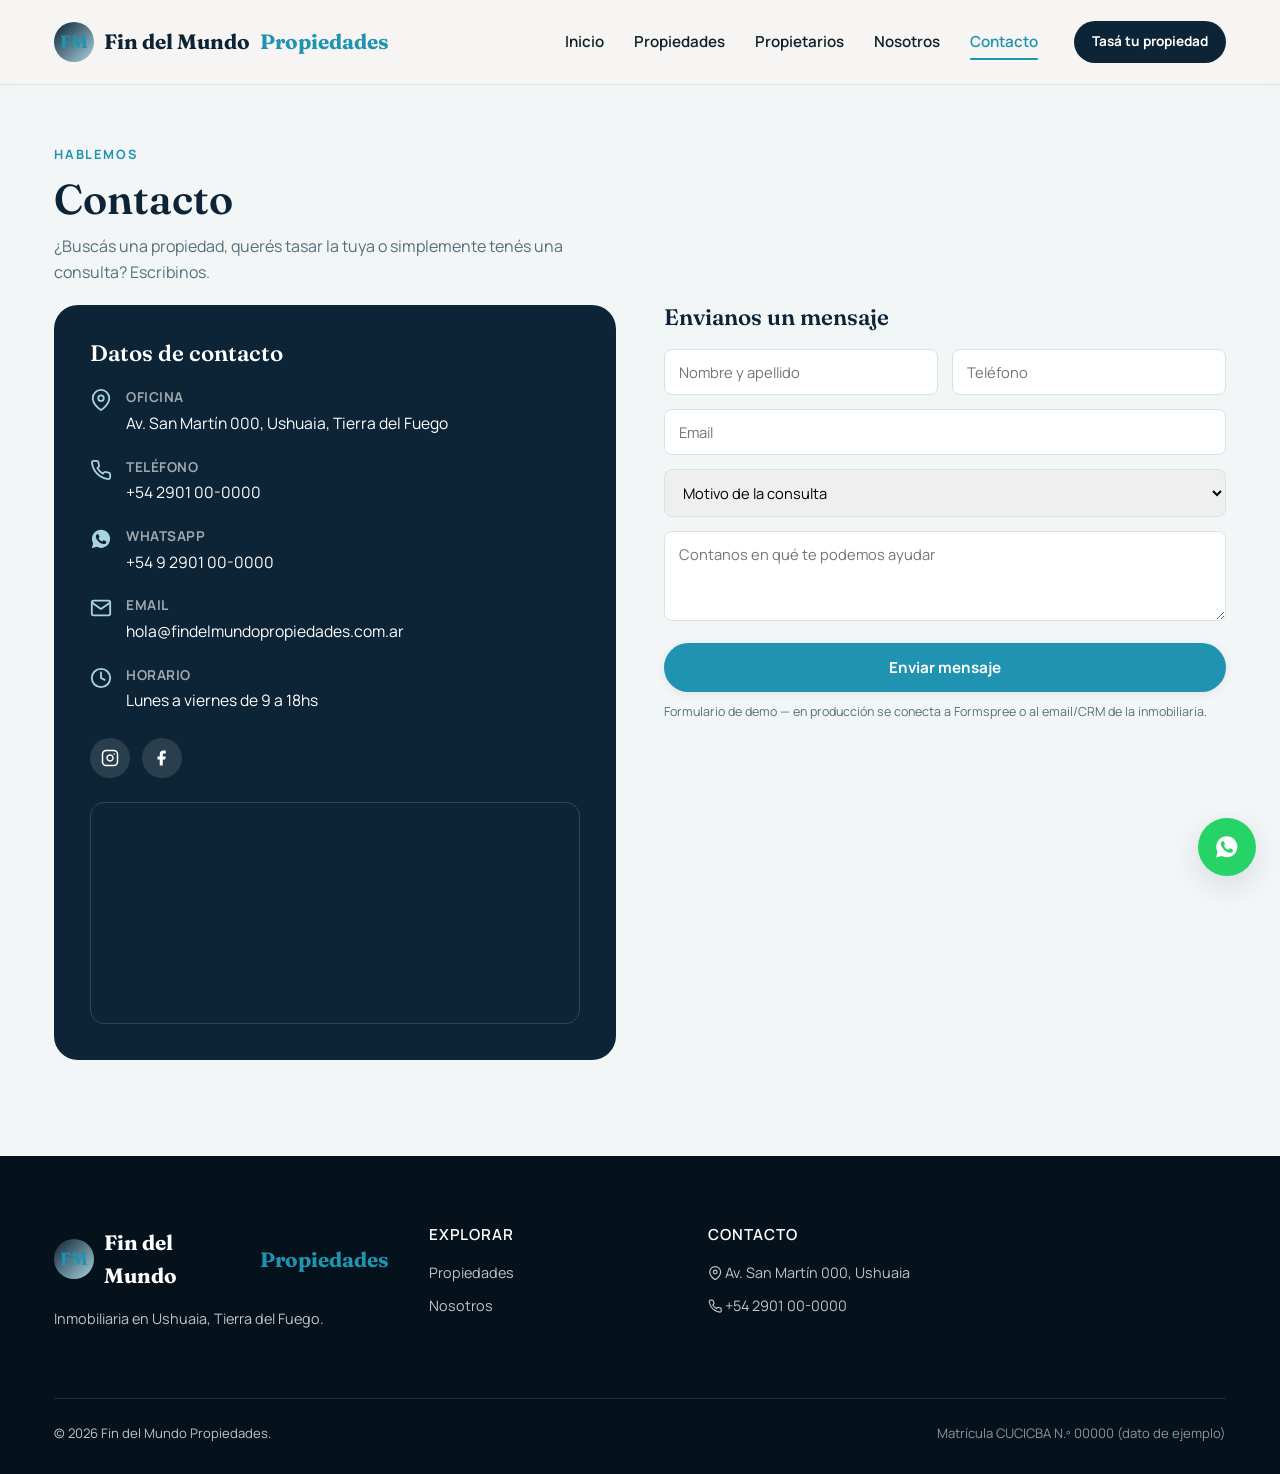
<file: contacto.html>
<!DOCTYPE html>
<html lang="es-AR">
<head>
<meta charset="UTF-8">
<meta name="viewport" content="width=device-width, initial-scale=1.0">
<title>Contacto | Fin del Mundo Propiedades</title>
<meta name="description" content="Contactate con Fin del Mundo Propiedades en Ushuaia por WhatsApp, teléfono, email o formulario.">
<link rel="preconnect" href="https://fonts.googleapis.com">
<link rel="preconnect" href="https://fonts.gstatic.com" crossorigin>
<link rel="preconnect" href="https://images.unsplash.com">
<link href="https://fonts.googleapis.com/css2?family=Fraunces:ital,wght@0,600;0,700;1,600&family=Manrope:wght@400;600;700&display=swap" rel="stylesheet">
<link rel="stylesheet" href="css/styles.css">
</head>
<body>

<header class="header">
  <div class="container">
    <a href="index.html" class="logo"><span class="logo-mark">FM</span>Fin del Mundo <span>Propiedades</span></a>
    <nav class="nav">
      <ul>
        <li><a href="index.html">Inicio</a></li>
        <li><a href="propiedades.html">Propiedades</a></li>
        <li><a href="propietarios.html">Propietarios</a></li>
        <li><a href="nosotros.html">Nosotros</a></li>
        <li><a href="contacto.html" class="active">Contacto</a></li>
      </ul>
      <div class="nav-actions">
        <a href="propietarios.html" class="btn btn--dark btn--sm">Tasá tu propiedad</a>
      </div>
    </nav>
    <button class="menu-toggle" aria-label="Abrir menú"><span></span><span></span><span></span></button>
  </div>
</header>

<main>
<section class="page-intro">
  <div class="container">
    <span class="eyebrow">Hablemos</span>
    <h1>Contacto</h1>
    <p>¿Buscás una propiedad, querés tasar la tuya o simplemente tenés una consulta? Escribinos.</p>
  </div>
</section>

<section class="section section--no-top">
  <div class="container contact-layout">

    <div class="contact-info-card reveal">
      <h2>Datos de contacto</h2>
      <div class="contact-info-item">
        <span class="icon"><svg class="icon-inline" viewBox="0 0 24 24" fill="none" stroke="currentColor" stroke-width="2" stroke-linecap="round" stroke-linejoin="round" aria-hidden="true"><path d="M21 10c0 7-9 13-9 13s-9-6-9-13a9 9 0 0 1 18 0z"/><circle cx="12" cy="10" r="3"/></svg></span>
        <div><strong>Oficina</strong><span>Av. San Martín 000, Ushuaia, Tierra del Fuego</span></div>
      </div>
      <div class="contact-info-item">
        <span class="icon"><svg class="icon-inline" viewBox="0 0 24 24" fill="none" stroke="currentColor" stroke-width="2" stroke-linecap="round" stroke-linejoin="round" aria-hidden="true"><path d="M22 16.92v3a2 2 0 0 1-2.18 2 19.79 19.79 0 0 1-8.63-3.07 19.5 19.5 0 0 1-6-6 19.79 19.79 0 0 1-3.07-8.67A2 2 0 0 1 4.11 2h3a2 2 0 0 1 2 1.72c.13.96.36 1.9.7 2.81a2 2 0 0 1-.45 2.11L8.09 9.91a16 16 0 0 0 6 6l1.27-1.27a2 2 0 0 1 2.11-.45c.91.34 1.85.57 2.81.7A2 2 0 0 1 22 16.92z"/></svg></span>
        <div><strong>Teléfono</strong><a href="tel:+542901000000">+54 2901 00-0000</a></div>
      </div>
      <div class="contact-info-item">
        <span class="icon"><svg class="icon-inline" viewBox="0 0 24 24" fill="currentColor" aria-hidden="true"><path d="M12.04 2C6.58 2 2.13 6.45 2.13 11.91c0 1.75.46 3.39 1.26 4.81L2 22l5.41-1.42a9.9 9.9 0 0 0 4.63 1.18h.01c5.46 0 9.9-4.45 9.9-9.9C21.95 6.45 17.5 2 12.04 2zm5.8 14.14c-.24.68-1.4 1.32-1.93 1.4-.5.08-1.12.11-1.8-.11-.42-.13-.96-.31-1.65-.6-2.9-1.25-4.8-4.17-4.94-4.36-.14-.19-1.18-1.57-1.18-3 0-1.42.75-2.12 1.02-2.41.26-.28.57-.36.76-.36.19 0 .38 0 .55.01.18.01.41-.07.64.49.24.58.81 2 .88 2.15.07.14.11.31.02.5-.09.19-.14.31-.28.48-.14.16-.29.36-.42.48-.14.13-.28.28-.12.55.16.28.71 1.17 1.53 1.89 1.05.94 1.94 1.23 2.21 1.37.28.14.44.12.6-.07.16-.19.68-.79.87-1.06.19-.28.37-.23.62-.14.26.1 1.63.77 1.9.91.28.14.46.21.53.33.07.12.07.68-.17 1.36z"/></svg></span>
        <div><strong>WhatsApp</strong><a href="#" class="js-wa-link">+54 9 2901 00-0000</a></div>
      </div>
      <div class="contact-info-item">
        <span class="icon"><svg class="icon-inline" viewBox="0 0 24 24" fill="none" stroke="currentColor" stroke-width="2" stroke-linecap="round" stroke-linejoin="round" aria-hidden="true"><path d="M4 4h16c1.1 0 2 .9 2 2v12c0 1.1-.9 2-2 2H4c-1.1 0-2-.9-2-2V6c0-1.1.9-2 2-2z"/><polyline points="22,6 12,13 2,6"/></svg></span>
        <div><strong>Email</strong><a href="mailto:hola@findelmundopropiedades.com.ar">hola@findelmundopropiedades.com.ar</a></div>
      </div>
      <div class="contact-info-item">
        <span class="icon"><svg class="icon-inline" viewBox="0 0 24 24" fill="none" stroke="currentColor" stroke-width="2" stroke-linecap="round" stroke-linejoin="round" aria-hidden="true"><circle cx="12" cy="12" r="10"/><polyline points="12 6 12 12 16 14"/></svg></span>
        <div><strong>Horario</strong><span>Lunes a viernes de 9 a 18hs</span></div>
      </div>
      <div class="social-row">
        <a href="#" aria-label="Instagram"><svg class="icon-inline" viewBox="0 0 24 24" fill="none" stroke="currentColor" stroke-width="2" stroke-linecap="round" stroke-linejoin="round" aria-hidden="true"><rect x="2" y="2" width="20" height="20" rx="5" ry="5"/><path d="M16 11.37A4 4 0 1 1 12.63 8 4 4 0 0 1 16 11.37z"/><line x1="17.5" y1="6.5" x2="17.51" y2="6.5"/></svg></a>
        <a href="#" aria-label="Facebook"><svg class="icon-inline" viewBox="0 0 24 24" fill="currentColor" aria-hidden="true"><path d="M17 2h-3a5 5 0 0 0-5 5v3H6v4h3v8h4v-8h3.2l.8-4H13V7a1 1 0 0 1 1-1h3z"/></svg></a>
      </div>
      <div class="map-embed">
        <iframe src="https://maps.google.com/maps?q=Ushuaia,Tierra%20del%20Fuego&z=13&output=embed" width="100%" height="220" loading="lazy" referrerpolicy="no-referrer-when-downgrade" title="Ubicación de la oficina en el mapa"></iframe>
      </div>
    </div>

    <div class="reveal">
      <h2 class="contact-form-head">Envianos un mensaje</h2>
      <form id="contact-form" class="form-grid">
        <input type="text" placeholder="Nombre y apellido" required>
        <input type="tel" placeholder="Teléfono" required>
        <div class="field-full">
          <input type="email" placeholder="Email" required>
        </div>
        <div class="field-full">
          <select>
            <option value="">Motivo de la consulta</option>
            <option>Quiero comprar una propiedad</option>
            <option>Quiero alquilar una propiedad</option>
            <option>Quiero vender/alquilar mi propiedad</option>
            <option>Otra consulta</option>
          </select>
        </div>
        <div class="field-full">
          <textarea placeholder="Contanos en qué te podemos ayudar" required></textarea>
        </div>
        <div class="field-full">
          <button type="submit" class="btn btn--primary btn--block">Enviar mensaje</button>
          <p class="form-note">Formulario de demo — en producción se conecta a Formspree o al email/CRM de la inmobiliaria.</p>
        </div>
      </form>
    </div>

  </div>
</section>
</main>

<footer class="footer">
  <div class="container">
    <div class="footer-grid">
      <div>
        <a href="index.html" class="logo"><span class="logo-mark">FM</span>Fin del Mundo <span>Propiedades</span></a>
        <p>Inmobiliaria en Ushuaia, Tierra del Fuego.</p>
      </div>
      <div>
        <h4>Explorar</h4>
        <ul>
          <li><a href="propiedades.html">Propiedades</a></li>
          <li><a href="nosotros.html">Nosotros</a></li>
        </ul>
      </div>
      <div>
        <h4>Contacto</h4>
        <ul>
          <li><svg class="icon-inline" viewBox="0 0 24 24" fill="none" stroke="currentColor" stroke-width="2" stroke-linecap="round" stroke-linejoin="round" aria-hidden="true"><path d="M21 10c0 7-9 13-9 13s-9-6-9-13a9 9 0 0 1 18 0z"/><circle cx="12" cy="10" r="3"/></svg> Av. San Martín 000, Ushuaia</li>
          <li><svg class="icon-inline" viewBox="0 0 24 24" fill="none" stroke="currentColor" stroke-width="2" stroke-linecap="round" stroke-linejoin="round" aria-hidden="true"><path d="M22 16.92v3a2 2 0 0 1-2.18 2 19.79 19.79 0 0 1-8.63-3.07 19.5 19.5 0 0 1-6-6 19.79 19.79 0 0 1-3.07-8.67A2 2 0 0 1 4.11 2h3a2 2 0 0 1 2 1.72c.13.96.36 1.9.7 2.81a2 2 0 0 1-.45 2.11L8.09 9.91a16 16 0 0 0 6 6l1.27-1.27a2 2 0 0 1 2.11-.45c.91.34 1.85.57 2.81.7A2 2 0 0 1 22 16.92z"/></svg> +54 2901 00-0000</li>
        </ul>
      </div>
    </div>
    <div class="footer-bottom">
      <span>© 2026 Fin del Mundo Propiedades.</span>
      <span class="footer-matricula">Matrícula CUCICBA N.º 00000 (dato de ejemplo)</span>
    </div>
  </div>
</footer>

<a href="#" class="wa-float" aria-label="Escribinos por WhatsApp"><svg class="icon-inline" viewBox="0 0 24 24" fill="currentColor" aria-hidden="true"><path d="M12.04 2C6.58 2 2.13 6.45 2.13 11.91c0 1.75.46 3.39 1.26 4.81L2 22l5.41-1.42a9.9 9.9 0 0 0 4.63 1.18h.01c5.46 0 9.9-4.45 9.9-9.9C21.95 6.45 17.5 2 12.04 2zm5.8 14.14c-.24.68-1.4 1.32-1.93 1.4-.5.08-1.12.11-1.8-.11-.42-.13-.96-.31-1.65-.6-2.9-1.25-4.8-4.17-4.94-4.36-.14-.19-1.18-1.57-1.18-3 0-1.42.75-2.12 1.02-2.41.26-.28.57-.36.76-.36.19 0 .38 0 .55.01.18.01.41-.07.64.49.24.58.81 2 .88 2.15.07.14.11.31.02.5-.09.19-.14.31-.28.48-.14.16-.29.36-.42.48-.14.13-.28.28-.12.55.16.28.71 1.17 1.53 1.89 1.05.94 1.94 1.23 2.21 1.37.28.14.44.12.6-.07.16-.19.68-.79.87-1.06.19-.28.37-.23.62-.14.26.1 1.63.77 1.9.91.28.14.46.21.53.33.07.12.07.68-.17 1.36z"/></svg></a>

<script src="js/data.js"></script>
<script src="js/script.js"></script>
</body>
</html>
</file>
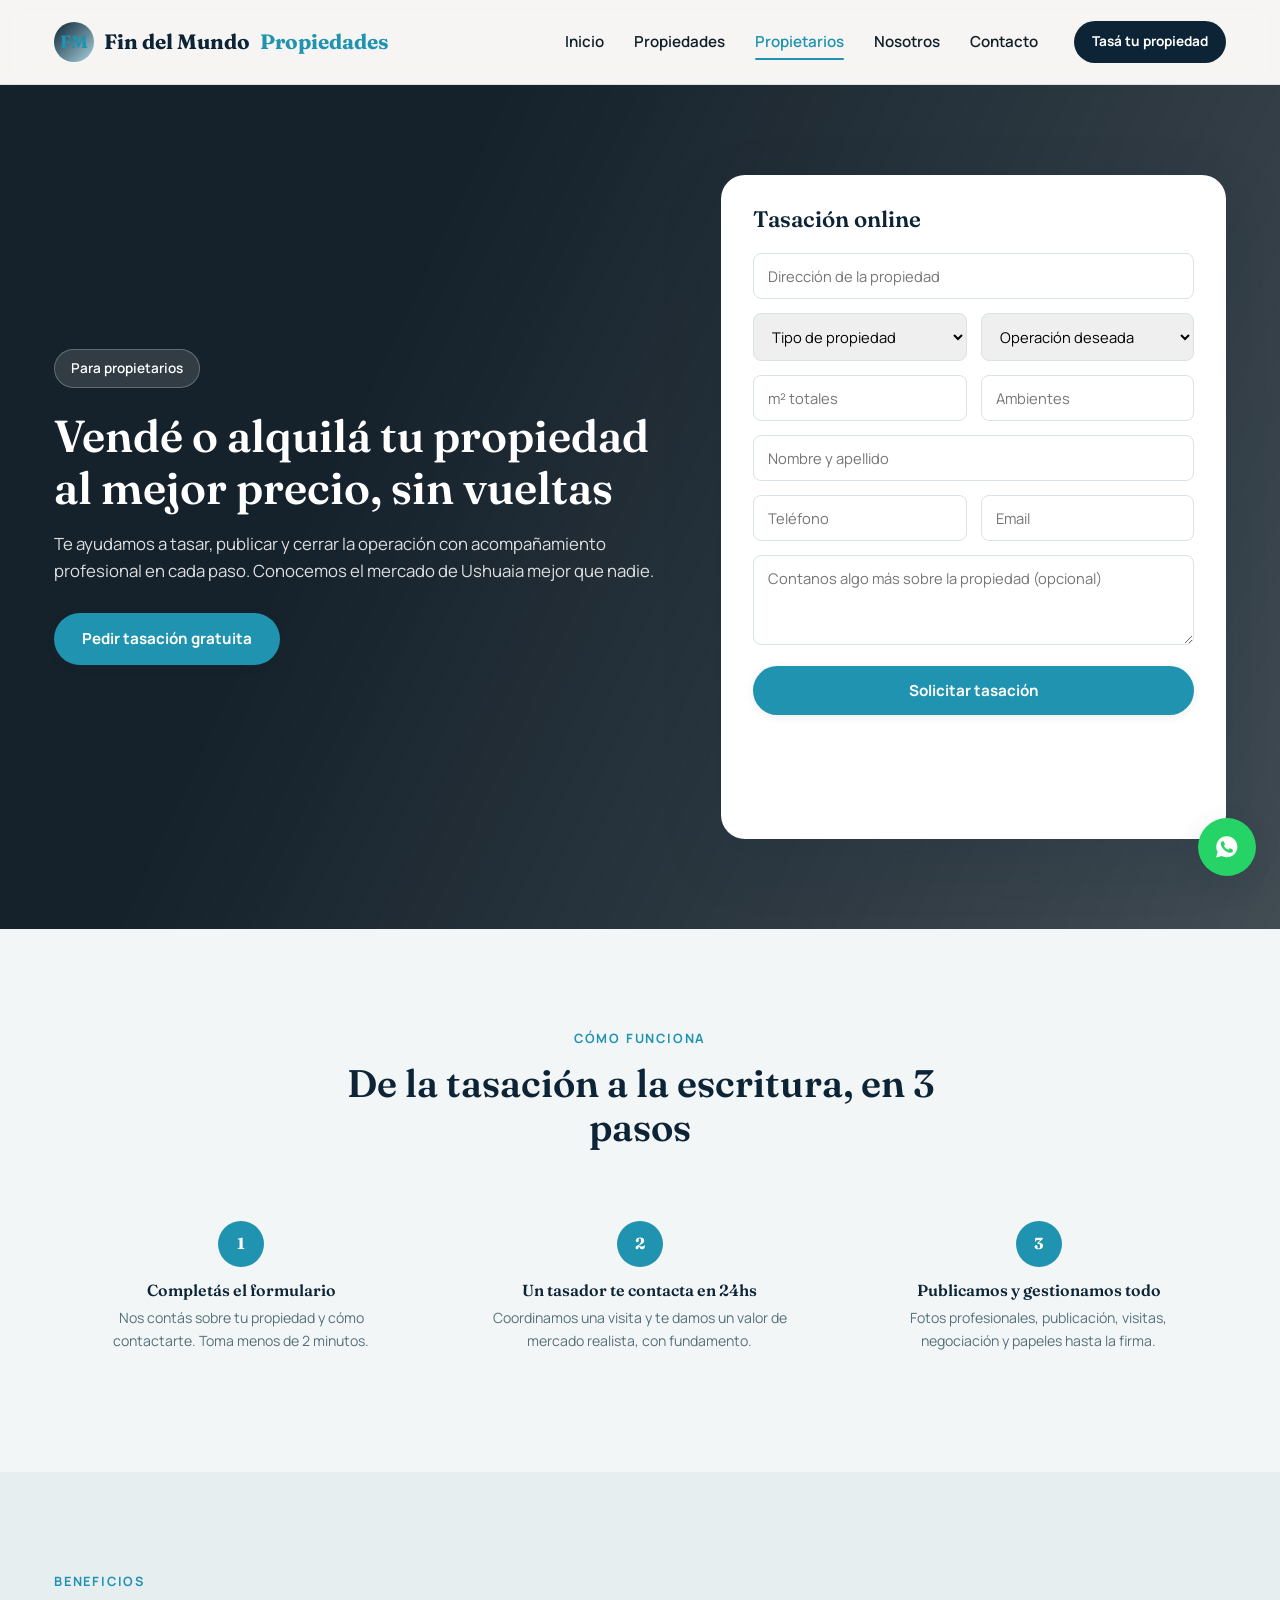
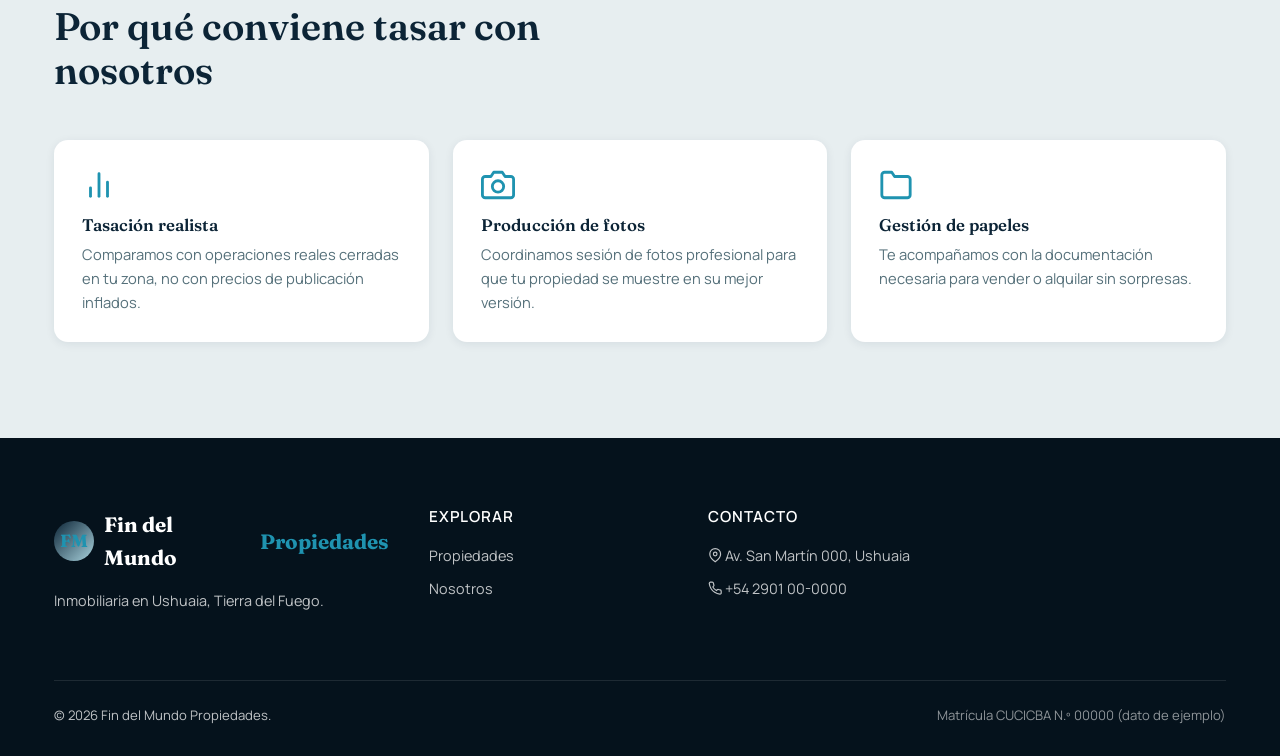
<file: propietarios.html>
<!DOCTYPE html>
<html lang="es-AR">
<head>
<meta charset="UTF-8">
<meta name="viewport" content="width=device-width, initial-scale=1.0">
<title>Vendé o alquilá tu propiedad | Fin del Mundo Propiedades</title>
<meta name="description" content="Tasación online gratuita en Ushuaia. Vendé o alquilá tu propiedad con acompañamiento de principio a fin.">
<link rel="preconnect" href="https://fonts.googleapis.com">
<link rel="preconnect" href="https://fonts.gstatic.com" crossorigin>
<link rel="preconnect" href="https://images.unsplash.com">
<link href="https://fonts.googleapis.com/css2?family=Fraunces:ital,wght@0,600;0,700;1,600&family=Manrope:wght@400;600;700&display=swap" rel="stylesheet">
<link rel="stylesheet" href="css/styles.css">
</head>
<body>

<header class="header">
  <div class="container">
    <a href="index.html" class="logo"><span class="logo-mark">FM</span>Fin del Mundo <span>Propiedades</span></a>
    <nav class="nav">
      <ul>
        <li><a href="index.html">Inicio</a></li>
        <li><a href="propiedades.html">Propiedades</a></li>
        <li><a href="propietarios.html" class="active">Propietarios</a></li>
        <li><a href="nosotros.html">Nosotros</a></li>
        <li><a href="contacto.html">Contacto</a></li>
      </ul>
      <div class="nav-actions">
        <a href="propietarios.html" class="btn btn--dark btn--sm">Tasá tu propiedad</a>
      </div>
    </nav>
    <button class="menu-toggle" aria-label="Abrir menú"><span></span><span></span><span></span></button>
  </div>
</header>

<main>
<section class="owners-hero">
  <div class="container">
    <div>
      <span class="hero-eyebrow">Para propietarios</span>
      <h1>Vendé o alquilá tu propiedad al mejor precio, sin vueltas</h1>
      <p>Te ayudamos a tasar, publicar y cerrar la operación con acompañamiento profesional en cada paso. Conocemos el mercado de Ushuaia mejor que nadie.</p>
      <a href="#form-tasacion" class="btn btn--primary">Pedir tasación gratuita</a>
    </div>
    <div class="owners-form-card" id="form-tasacion">
      <h2>Tasación online</h2>
      <form id="owners-form">
        <div class="form-grid">
          <div class="field-full">
            <input type="text" placeholder="Dirección de la propiedad" required>
          </div>
          <select required>
            <option value="">Tipo de propiedad</option>
            <option>Casa</option>
            <option>Departamento</option>
            <option>PH</option>
            <option>Terreno</option>
          </select>
          <select required>
            <option value="">Operación deseada</option>
            <option>Vender</option>
            <option>Alquilar</option>
            <option>Todavía no sé</option>
          </select>
          <input type="number" placeholder="m² totales">
          <input type="number" placeholder="Ambientes">
          <div class="field-full">
            <input type="text" placeholder="Nombre y apellido" required>
          </div>
          <input type="tel" placeholder="Teléfono" required>
          <input type="email" placeholder="Email" required>
          <div class="field-full">
            <textarea placeholder="Contanos algo más sobre la propiedad (opcional)"></textarea>
          </div>
        </div>
        <button type="submit" class="btn btn--primary btn--block">Solicitar tasación</button>
        <p class="form-note">Formulario de demo — no se envían datos reales. En producción se integra con el CRM de la inmobiliaria.</p>
      </form>
    </div>
  </div>
</section>

<section class="section">
  <div class="container">
    <div class="section-head section-head--center reveal">
      <span class="eyebrow">Cómo funciona</span>
      <h2>De la tasación a la escritura, en 3 pasos</h2>
    </div>
    <div class="steps-row">
      <div class="step-card reveal">
        <div class="step-num">1</div>
        <h3>Completás el formulario</h3>
        <p>Nos contás sobre tu propiedad y cómo contactarte. Toma menos de 2 minutos.</p>
      </div>
      <div class="step-card reveal">
        <div class="step-num">2</div>
        <h3>Un tasador te contacta en 24hs</h3>
        <p>Coordinamos una visita y te damos un valor de mercado realista, con fundamento.</p>
      </div>
      <div class="step-card reveal">
        <div class="step-num">3</div>
        <h3>Publicamos y gestionamos todo</h3>
        <p>Fotos profesionales, publicación, visitas, negociación y papeles hasta la firma.</p>
      </div>
    </div>
  </div>
</section>

<section class="section section--alt">
  <div class="container">
    <div class="section-head reveal">
      <span class="eyebrow">Beneficios</span>
      <h2>Por qué conviene tasar con nosotros</h2>
    </div>
    <div class="values-grid">
      <div class="value-card reveal">
        <div class="icon"><svg viewBox="0 0 24 24" fill="none" stroke="currentColor" stroke-width="2" stroke-linecap="round" stroke-linejoin="round" aria-hidden="true"><line x1="18" y1="20" x2="18" y2="10"/><line x1="12" y1="20" x2="12" y2="4"/><line x1="6" y1="20" x2="6" y2="14"/></svg></div>
        <h3>Tasación realista</h3>
        <p>Comparamos con operaciones reales cerradas en tu zona, no con precios de publicación inflados.</p>
      </div>
      <div class="value-card reveal">
        <div class="icon"><svg viewBox="0 0 24 24" fill="none" stroke="currentColor" stroke-width="2" stroke-linecap="round" stroke-linejoin="round" aria-hidden="true"><path d="M23 19a2 2 0 0 1-2 2H3a2 2 0 0 1-2-2V8a2 2 0 0 1 2-2h4l2-3h6l2 3h4a2 2 0 0 1 2 2z"/><circle cx="12" cy="13" r="4"/></svg></div>
        <h3>Producción de fotos</h3>
        <p>Coordinamos sesión de fotos profesional para que tu propiedad se muestre en su mejor versión.</p>
      </div>
      <div class="value-card reveal">
        <div class="icon"><svg viewBox="0 0 24 24" fill="none" stroke="currentColor" stroke-width="2" stroke-linecap="round" stroke-linejoin="round" aria-hidden="true"><path d="M22 19a2 2 0 0 1-2 2H4a2 2 0 0 1-2-2V5a2 2 0 0 1 2-2h5l2 3h9a2 2 0 0 1 2 2z"/></svg></div>
        <h3>Gestión de papeles</h3>
        <p>Te acompañamos con la documentación necesaria para vender o alquilar sin sorpresas.</p>
      </div>
    </div>
  </div>
</section>
</main>

<footer class="footer">
  <div class="container">
    <div class="footer-grid">
      <div>
        <a href="index.html" class="logo"><span class="logo-mark">FM</span>Fin del Mundo <span>Propiedades</span></a>
        <p>Inmobiliaria en Ushuaia, Tierra del Fuego.</p>
      </div>
      <div>
        <h4>Explorar</h4>
        <ul>
          <li><a href="propiedades.html">Propiedades</a></li>
          <li><a href="nosotros.html">Nosotros</a></li>
        </ul>
      </div>
      <div>
        <h4>Contacto</h4>
        <ul>
          <li><svg class="icon-inline" viewBox="0 0 24 24" fill="none" stroke="currentColor" stroke-width="2" stroke-linecap="round" stroke-linejoin="round" aria-hidden="true"><path d="M21 10c0 7-9 13-9 13s-9-6-9-13a9 9 0 0 1 18 0z"/><circle cx="12" cy="10" r="3"/></svg> Av. San Martín 000, Ushuaia</li>
          <li><svg class="icon-inline" viewBox="0 0 24 24" fill="none" stroke="currentColor" stroke-width="2" stroke-linecap="round" stroke-linejoin="round" aria-hidden="true"><path d="M22 16.92v3a2 2 0 0 1-2.18 2 19.79 19.79 0 0 1-8.63-3.07 19.5 19.5 0 0 1-6-6 19.79 19.79 0 0 1-3.07-8.67A2 2 0 0 1 4.11 2h3a2 2 0 0 1 2 1.72c.13.96.36 1.9.7 2.81a2 2 0 0 1-.45 2.11L8.09 9.91a16 16 0 0 0 6 6l1.27-1.27a2 2 0 0 1 2.11-.45c.91.34 1.85.57 2.81.7A2 2 0 0 1 22 16.92z"/></svg> +54 2901 00-0000</li>
        </ul>
      </div>
    </div>
    <div class="footer-bottom">
      <span>© 2026 Fin del Mundo Propiedades.</span>
      <span class="footer-matricula">Matrícula CUCICBA N.º 00000 (dato de ejemplo)</span>
    </div>
  </div>
</footer>

<a href="#" class="wa-float" aria-label="Escribinos por WhatsApp"><svg class="icon-inline" viewBox="0 0 24 24" fill="currentColor" aria-hidden="true"><path d="M12.04 2C6.58 2 2.13 6.45 2.13 11.91c0 1.75.46 3.39 1.26 4.81L2 22l5.41-1.42a9.9 9.9 0 0 0 4.63 1.18h.01c5.46 0 9.9-4.45 9.9-9.9C21.95 6.45 17.5 2 12.04 2zm5.8 14.14c-.24.68-1.4 1.32-1.93 1.4-.5.08-1.12.11-1.8-.11-.42-.13-.96-.31-1.65-.6-2.9-1.25-4.8-4.17-4.94-4.36-.14-.19-1.18-1.57-1.18-3 0-1.42.75-2.12 1.02-2.41.26-.28.57-.36.76-.36.19 0 .38 0 .55.01.18.01.41-.07.64.49.24.58.81 2 .88 2.15.07.14.11.31.02.5-.09.19-.14.31-.28.48-.14.16-.29.36-.42.48-.14.13-.28.28-.12.55.16.28.71 1.17 1.53 1.89 1.05.94 1.94 1.23 2.21 1.37.28.14.44.12.6-.07.16-.19.68-.79.87-1.06.19-.28.37-.23.62-.14.26.1 1.63.77 1.9.91.28.14.46.21.53.33.07.12.07.68-.17 1.36z"/></svg></a>

<script src="js/data.js"></script>
<script src="js/script.js"></script>
</body>
</html>
</file>
<file: css/styles.css>
/* ============================================
   Fin del Mundo Propiedades — Demo Inmobiliaria Ushuaia
   ============================================ */

:root {
  --color-primary: #0c2436;
  --color-primary-light: #163d54;
  --color-primary-dark: #05121c;
  --color-accent: #1f93b0;
  --color-accent-light: #5dc3dc;
  --color-ice: #a9d3de;
  --color-ice-light: #dcf0f5;
  --color-bg: #f3f6f7;
  --color-bg-alt: #e7eef0;
  --color-white: #ffffff;
  --color-text: #10202a;
  --color-text-light: #55707a;
  --color-border: #d8e3e6;

  --font-display: 'Fraunces', serif;
  --font-body: 'Manrope', sans-serif;

  --radius-sm: 8px;
  --radius-md: 14px;
  --radius-lg: 24px;

  --shadow-sm: 0 2px 10px rgba(15, 42, 61, 0.08);
  --shadow-md: 0 10px 30px rgba(15, 42, 61, 0.12);
  --shadow-lg: 0 20px 60px rgba(15, 42, 61, 0.18);

  --container: 1220px;
}

* { margin: 0; padding: 0; box-sizing: border-box; }

/* ============ Iconos (SVG inline, reemplazan emojis) ============ */
.icon-inline { width: 1em; height: 1em; display: inline-block; vertical-align: -0.14em; flex-shrink: 0; }
.icon-inline--sm { width: 0.85em; height: 0.85em; }

html { scroll-behavior: smooth; }

body {
  font-family: var(--font-body);
  color: var(--color-text);
  background: var(--color-bg);
  line-height: 1.6;
  -webkit-font-smoothing: antialiased;
  overflow-x: hidden;
}

img { max-width: 100%; display: block; }

a { text-decoration: none; color: inherit; }

ul { list-style: none; }

button { font-family: inherit; cursor: pointer; border: none; background: none; }

h1, h2, h3, h4 {
  font-family: var(--font-display);
  font-weight: 600;
  line-height: 1.15;
  color: var(--color-primary);
}

.container {
  max-width: var(--container);
  margin: 0 auto;
  padding: 0 24px;
}

.section {
  padding: 96px 0;
}

.section--alt { background: var(--color-bg-alt); }
.section--no-top { padding-top: 0; }

.section-head {
  max-width: 640px;
  margin-bottom: 48px;
}

.eyebrow {
  display: inline-block;
  font-size: 0.8rem;
  letter-spacing: 0.14em;
  text-transform: uppercase;
  color: var(--color-accent);
  font-weight: 700;
  margin-bottom: 12px;
}

.section-head h2 {
  font-size: clamp(1.8rem, 3vw, 2.6rem);
  margin-bottom: 14px;
}

.section-head p {
  color: var(--color-text-light);
  font-size: 1.05rem;
}

.section-head--center { margin-left: auto; margin-right: auto; text-align: center; }

.section-cta { text-align: center; margin-top: 44px; }

/* Intro simple de página interna (catálogo, contacto): título + copy corto. */
.page-intro { padding: 56px 0 0; }
.page-intro h1 { font-size: clamp(1.8rem, 3.5vw, 2.6rem); margin-bottom: 10px; }
.page-intro p { color: var(--color-text-light); max-width: 560px; margin-bottom: 20px; }

.form-success {
  margin-top: 14px;
  padding: 12px 16px;
  background: #e9f7ef;
  color: #1e7e42;
  border-radius: var(--radius-sm);
  font-size: 0.88rem;
  font-weight: 600;
}

/* ============ Botones ============ */

.btn {
  display: inline-flex;
  align-items: center;
  justify-content: center;
  gap: 8px;
  padding: 14px 28px;
  border-radius: 999px;
  font-weight: 700;
  font-size: 0.95rem;
  transition: transform 0.25s ease, box-shadow 0.25s ease, background 0.25s ease;
  white-space: nowrap;
}

.btn--primary {
  background: var(--color-accent);
  color: var(--color-white);
  box-shadow: var(--shadow-sm);
}
.btn--primary:hover { transform: translateY(-2px); box-shadow: var(--shadow-md); background: #187a92; }

.btn--outline {
  background: transparent;
  color: var(--color-white);
  border: 1.5px solid rgba(255,255,255,0.55);
}
.btn--outline:hover { background: rgba(255,255,255,0.12); }

.btn--dark {
  background: var(--color-primary);
  color: var(--color-white);
}
.btn--dark:hover { transform: translateY(-2px); box-shadow: var(--shadow-md); background: var(--color-primary-light); }

.btn--whatsapp {
  background: #25D366;
  color: var(--color-white);
}
.btn--whatsapp:hover { transform: translateY(-2px); box-shadow: var(--shadow-md); background: #1fbd5a; }

.btn--block { width: 100%; }
.btn--sm { padding: 10px 18px; font-size: 0.85rem; }

/* ============ Header ============ */

/* El blur va en ::before (no en .header) a propósito: "backdrop-filter"
   en el header crea un containing block para sus descendientes fixed,
   lo que rompe el alto del menú mobile (position:fixed) al abrirse. */
.header {
  position: sticky;
  top: 0;
  z-index: 100;
  border-bottom: 1px solid var(--color-border);
}
.header::before {
  content: '';
  position: absolute;
  inset: 0;
  z-index: -1;
  background: rgba(248, 246, 242, 0.9);
  backdrop-filter: blur(10px);
}

.header .container {
  display: flex;
  align-items: center;
  justify-content: space-between;
  height: 84px;
}

.logo {
  display: flex;
  align-items: center;
  gap: 10px;
  min-width: 0;
  font-family: var(--font-display);
  font-weight: 700;
  font-size: 1.3rem;
  color: var(--color-primary);
}

.logo span { color: var(--color-accent); }

.logo-mark {
  width: 40px;
  height: 40px;
  border-radius: 50%;
  background: linear-gradient(135deg, var(--color-primary), var(--color-ice));
  display: flex;
  align-items: center;
  justify-content: center;
  color: var(--color-white);
  font-size: 1.1rem;
}

.nav {
  display: flex;
  align-items: center;
  gap: 36px;
}

.nav ul { display: flex; gap: 30px; }

/* Escopado a ".nav ul a" (no ".nav a") a propósito: así el CTA
   ".nav-actions .btn" no queda pisado por el color de los links del menú. */
.nav ul a {
  font-weight: 600;
  font-size: 0.95rem;
  color: var(--color-text);
  position: relative;
  padding: 4px 0;
}

.nav ul a.active,
.nav ul a:hover { color: var(--color-accent); }

.nav ul a.active::after {
  content: '';
  position: absolute;
  bottom: -4px;
  left: 0;
  right: 0;
  height: 2px;
  background: var(--color-accent);
  border-radius: 2px;
}

.nav-actions { display: flex; align-items: center; gap: 14px; }

.menu-toggle {
  display: none;
  flex-direction: column;
  gap: 5px;
  padding: 8px;
}
.menu-toggle span {
  width: 24px;
  height: 2px;
  background: var(--color-primary);
  border-radius: 2px;
  transition: transform 0.25s ease, opacity 0.25s ease;
}

/* ============ Hero ============ */

.hero {
  position: relative;
  min-height: 92vh;
  display: grid;
  align-items: center;
  color: var(--color-white);
  overflow: hidden;
}

.hero::before {
  content: '';
  position: absolute;
  inset: 0;
  background: linear-gradient(180deg, rgba(5,18,28,0.5) 0%, rgba(5,18,28,0.72) 55%, rgba(5,18,28,0.94) 100%);
  z-index: 1;
}

.hero-bg {
  position: absolute;
  inset: 0;
  width: 100%;
  height: 100%;
  object-fit: cover;
}

.hero-content {
  position: relative;
  z-index: 2;
  width: 100%;
  min-width: 0;
}

.hero-eyebrow {
  display: inline-flex;
  align-items: center;
  gap: 8px;
  background: rgba(255,255,255,0.12);
  border: 1px solid rgba(255,255,255,0.25);
  padding: 8px 16px;
  border-radius: 999px;
  font-size: 0.85rem;
  font-weight: 600;
  margin-bottom: 22px;
  backdrop-filter: blur(6px);
}

.hero h1 {
  font-size: clamp(2.4rem, 5.5vw, 4.2rem);
  color: var(--color-white);
  max-width: 780px;
  margin-bottom: 20px;
  overflow-wrap: break-word;
}

.hero h1 em {
  font-style: italic;
  color: var(--color-ice-light);
}

.hero p {
  font-size: 1.15rem;
  max-width: 560px;
  color: rgba(255,255,255,0.88);
  margin-bottom: 36px;
}

.hero-eyebrow,
.hero h1,
.hero p,
.hero-search {
  max-width: 100%;
  overflow-wrap: break-word;
  word-break: break-word;
}

.hero-ctas { display: flex; gap: 16px; margin-bottom: 56px; flex-wrap: wrap; }

/* ---- Buscador hero ---- */

.hero-search {
  background: var(--color-white);
  border-radius: var(--radius-lg);
  padding: 22px;
  box-shadow: var(--shadow-lg);
  max-width: 920px;
  width: 100%;
  min-width: 0;
}

.hero-search-tabs {
  display: flex;
  gap: 6px;
  margin-bottom: 16px;
}

.hero-search-tabs button {
  padding: 9px 20px;
  border-radius: 999px;
  font-weight: 700;
  font-size: 0.88rem;
  color: var(--color-text-light);
}

.hero-search-tabs button.active {
  background: var(--color-primary);
  color: var(--color-white);
}

.hero-search-grid {
  display: grid;
  grid-template-columns: 1.4fr 1fr 1fr auto;
  gap: 12px;
  min-width: 0;
}

.field {
  display: flex;
  flex-direction: column;
  gap: 6px;
  text-align: left;
  min-width: 0;
}

.field label {
  font-size: 0.72rem;
  font-weight: 700;
  text-transform: uppercase;
  letter-spacing: 0.06em;
  color: var(--color-text-light);
}

.field select,
.field input {
  width: 100%;
  min-width: 0;
  border: 1.5px solid var(--color-border);
  border-radius: var(--radius-sm);
  padding: 12px 14px;
  font-family: inherit;
  font-size: 0.95rem;
  color: var(--color-text);
  background: var(--color-white);
}

.field select:focus,
.field input:focus { outline: 2px solid var(--color-accent); }

.hero-search .btn { align-self: end; }

.autocomplete-wrap { position: relative; }

.autocomplete-list {
  position: absolute;
  top: calc(100% + 6px);
  left: 0;
  right: 0;
  background: var(--color-white);
  border-radius: var(--radius-sm);
  box-shadow: var(--shadow-md);
  max-height: 260px;
  overflow-y: auto;
  z-index: 20;
  display: none;
  text-align: left;
}
.autocomplete-list.open { display: block; }

.autocomplete-list li {
  padding: 11px 16px;
  font-size: 0.9rem;
  color: var(--color-text);
  cursor: pointer;
  border-bottom: 1px solid var(--color-bg-alt);
  display: flex;
  justify-content: space-between;
}
.autocomplete-list li:hover { background: var(--color-bg-alt); }
.autocomplete-list li small { color: var(--color-text-light); }
.autocomplete-list .ac-empty { color: var(--color-text-light); cursor: default; }
.autocomplete-list .ac-empty:hover { background: none; }

/* ============ Stats bar ============ */

.stats {
  background: var(--color-primary);
  color: var(--color-white);
  padding: 36px 0;
}
.stats .container {
  display: grid;
  grid-template-columns: repeat(4, 1fr);
  gap: 20px;
  text-align: center;
}
.stats h3 { color: var(--color-white); font-size: 2rem; margin-bottom: 4px; }
.stats span { color: rgba(255,255,255,0.7); font-size: 0.85rem; }

/* ============ Property cards / grid ============ */

.grid-props {
  display: grid;
  grid-template-columns: repeat(auto-fill, minmax(300px, 1fr));
  gap: 28px;
}

.card-prop {
  position: relative;
  background: var(--color-white);
  border-radius: var(--radius-md);
  overflow: hidden;
  box-shadow: var(--shadow-sm);
  transition: transform 0.3s ease, box-shadow 0.3s ease;
  display: flex;
  flex-direction: column;
}

.card-prop:hover { transform: translateY(-6px); box-shadow: var(--shadow-md); }

.card-prop-media { position: relative; aspect-ratio: 4/3; overflow: hidden; background: var(--color-bg-alt); }
.card-prop-media img { width: 100%; height: 100%; object-fit: cover; transition: transform 0.5s ease; }
.card-prop:hover .card-prop-media img { transform: scale(1.06); }

.badge {
  position: absolute;
  top: 14px;
  left: 14px;
  background: var(--color-accent);
  color: var(--color-white);
  font-size: 0.72rem;
  font-weight: 700;
  padding: 6px 12px;
  border-radius: 999px;
  text-transform: uppercase;
  letter-spacing: 0.04em;
}
.badge--alquiler { background: var(--color-primary-light); color: var(--color-white); }

.fav-btn {
  position: absolute;
  top: 12px;
  right: 12px;
  z-index: 2;
  width: 36px;
  height: 36px;
  border-radius: 50%;
  background: rgba(255,255,255,0.9);
  display: flex;
  align-items: center;
  justify-content: center;
  font-size: 1.1rem;
  transition: transform 0.2s ease;
}
.fav-btn:hover { transform: scale(1.1); }
.fav-btn.active { color: var(--color-accent); }

.card-prop-body { padding: 20px; display: flex; flex-direction: column; gap: 10px; flex: 1; }

.card-prop-price { font-family: var(--font-display); font-size: 1.35rem; color: var(--color-primary); }
.card-prop-price small { font-family: var(--font-body); font-size: 0.8rem; color: var(--color-text-light); font-weight: 600; }

.card-prop-title { font-size: 1rem; font-weight: 700; line-height: 1.3; }

/* "Stretched link": el único <a> de la tarjeta se extiende a toda la
   superficie con ::after, así toda la card es clickeable pero el DOM
   queda válido (nada de <button> anidado dentro de <a>). */
.card-prop-link {
  color: var(--color-text);
}
.card-prop-link::after {
  content: '';
  position: absolute;
  inset: 0;
  z-index: 1;
}

.card-prop-loc { display: flex; align-items: center; gap: 6px; font-size: 0.85rem; color: var(--color-text-light); }

.card-prop-specs {
  display: flex;
  gap: 14px;
  flex-wrap: wrap;
  font-size: 0.82rem;
  color: var(--color-text-light);
  padding-top: 10px;
  margin-top: auto;
  border-top: 1px solid var(--color-bg-alt);
}
.card-prop-specs span { display: flex; align-items: center; gap: 5px; }

/* ============ Filtros / catálogo ============ */

.catalog-toolbar {
  display: flex;
  align-items: center;
  justify-content: space-between;
  gap: 16px;
  margin-bottom: 24px;
  flex-wrap: wrap;
}

.results-count { font-weight: 700; color: var(--color-primary); }
.results-count span { color: var(--color-accent); }

.filters-panel {
  background: var(--color-white);
  border-radius: var(--radius-md);
  padding: 24px;
  box-shadow: var(--shadow-sm);
  margin-bottom: 32px;
}

.filters-grid {
  display: grid;
  grid-template-columns: repeat(auto-fit, minmax(160px, 1fr));
  gap: 16px;
  margin-bottom: 18px;
}

.range-inputs { display: flex; gap: 8px; align-items: center; }
.range-inputs input { width: 100%; }

.amenities-fieldset { border: 0; padding: 0; margin: 0; min-width: 0; }

.amenities-list {
  display: flex;
  flex-wrap: wrap;
  gap: 10px;
  margin-bottom: 18px;
}

.chip-check {
  display: inline-flex;
  align-items: center;
  gap: 6px;
  padding: 9px 16px;
  border-radius: 999px;
  border: 1.5px solid var(--color-border);
  font-size: 0.85rem;
  font-weight: 600;
  color: var(--color-text-light);
  cursor: pointer;
  transition: all 0.2s ease;
}
.chip-check input { accent-color: var(--color-accent); }
.chip-check.checked {
  background: var(--color-primary);
  border-color: var(--color-primary);
  color: var(--color-white);
}

.active-chips {
  display: flex;
  gap: 8px;
  flex-wrap: wrap;
  margin-bottom: 20px;
}
.active-chip {
  display: inline-flex;
  align-items: center;
  gap: 8px;
  background: var(--color-primary);
  color: var(--color-white);
  padding: 7px 10px 7px 14px;
  border-radius: 999px;
  font-size: 0.82rem;
  font-weight: 600;
}
.active-chip button { color: rgba(255,255,255,0.75); font-size: 0.9rem; line-height: 1; }
.active-chip button:hover { color: var(--color-white); }

.filters-label {
  font-size: 0.72rem;
  font-weight: 700;
  text-transform: uppercase;
  letter-spacing: 0.06em;
  color: var(--color-text-light);
  display: block;
  margin-bottom: 10px;
}

.filters-actions { display: flex; justify-content: flex-end; gap: 12px; }

.btn--muted { background: var(--color-bg-alt); color: var(--color-text); }

.empty-state {
  text-align: center;
  padding: 80px 20px;
  color: var(--color-text-light);
}
.empty-state h3 { margin-bottom: 10px; }

/* ============ Ficha de propiedad ============ */

.prop-header { padding: 32px 0 0; }
.breadcrumbs { font-size: 0.85rem; color: var(--color-text-light); margin-bottom: 16px; }
.breadcrumbs a:hover { color: var(--color-accent); }

.prop-title-row {
  display: flex;
  justify-content: space-between;
  align-items: flex-start;
  gap: 20px;
  flex-wrap: wrap;
  margin-bottom: 20px;
}
.prop-title-row h1 { font-size: clamp(1.5rem, 3vw, 2.2rem); margin-bottom: 8px; }

.prop-meta { display: flex; align-items: center; gap: 10px; color: var(--color-text-light); font-size: 0.92rem; flex-wrap: wrap; }

.prop-price-block { text-align: right; }
.prop-price-block .price { font-family: var(--font-display); font-size: 2rem; color: var(--color-primary); }
.prop-price-block small { color: var(--color-text-light); font-weight: 600; }

/* Galería */
.gallery { display: grid; grid-template-columns: 2fr 1fr; gap: 10px; border-radius: var(--radius-lg); overflow: hidden; margin-bottom: 40px; }
.gallery-main { position: relative; aspect-ratio: 16/11; overflow: hidden; cursor: pointer; }
.gallery-main img { width: 100%; height: 100%; object-fit: cover; }
.gallery-thumbs { display: grid; grid-template-rows: repeat(2, 1fr); gap: 10px; }
.gallery-thumbs > div { position: relative; overflow: hidden; cursor: pointer; }
.gallery-thumbs img { width: 100%; height: 100%; object-fit: cover; }
.gallery-more {
  position: absolute; inset: 0;
  background: rgba(15,42,61,0.55);
  color: var(--color-white);
  display: flex; align-items: center; justify-content: center;
  font-weight: 700;
}
.media-tabs { display: flex; gap: 8px; margin-bottom: 14px; }
.media-tabs button {
  padding: 8px 16px; border-radius: 999px; font-size: 0.82rem; font-weight: 700;
  background: var(--color-bg-alt); color: var(--color-text-light);
}
.media-tabs button.active { background: var(--color-primary); color: var(--color-white); }

/* Layout ficha */
.prop-layout {
  display: grid;
  grid-template-columns: 1fr 360px;
  gap: 48px;
  align-items: start;
}

.prop-main > section { margin-bottom: 44px; }
.prop-main h2 { font-size: 1.3rem; margin-bottom: 18px; }

.specs-grid {
  display: grid;
  grid-template-columns: repeat(auto-fill, minmax(140px, 1fr));
  gap: 18px;
}
.spec-item {
  display: flex; align-items: center; gap: 12px;
  background: var(--color-white);
  border: 1px solid var(--color-border);
  border-radius: var(--radius-sm);
  padding: 14px 16px;
}
.spec-item .icon { width: 22px; height: 22px; color: var(--color-accent); flex-shrink: 0; }
.spec-item .icon svg { width: 100%; height: 100%; }
.spec-item strong { display: block; font-size: 0.95rem; color: var(--color-primary); }
.spec-item span { font-size: 0.78rem; color: var(--color-text-light); }

.prop-desc { color: var(--color-text-light); position: relative; }
.prop-desc.collapsed { max-height: 96px; overflow: hidden; }
.prop-desc-toggle { margin-top: 10px; font-weight: 700; color: var(--color-accent); }

.amenity-tags { display: flex; flex-wrap: wrap; gap: 10px; }
.amenity-tags span {
  background: var(--color-bg-alt);
  padding: 9px 16px;
  border-radius: 999px;
  font-size: 0.85rem;
  font-weight: 600;
  color: var(--color-text);
}

.map-frame {
  border-radius: var(--radius-md);
  overflow: hidden;
  border: 1px solid var(--color-border);
}
.map-frame iframe { border: 0; display: block; }
.map-note { font-size: 0.82rem; color: var(--color-text-light); margin-top: 10px; }

.gallery-section { margin-top: 20px; }

/* Sidebar sticky */
.prop-sidebar { position: sticky; top: 104px; display: flex; flex-direction: column; gap: 16px; }

.agent-card {
  background: var(--color-white);
  border-radius: var(--radius-md);
  box-shadow: var(--shadow-sm);
  padding: 22px;
}
.agent-card .btn + .btn { margin-top: 10px; }
.agent-card-top { display: flex; align-items: center; gap: 14px; margin-top: 16px; margin-bottom: 18px; }
.agent-avatar {
  width: 54px; height: 54px; border-radius: 50%;
  background: var(--color-primary); color: var(--color-white);
  display: flex; align-items: center; justify-content: center;
  font-weight: 700; font-family: var(--font-display); font-size: 1.2rem;
  flex-shrink: 0;
}
.agent-card-top strong { display: block; font-size: 0.95rem; }
.agent-card-top span { font-size: 0.8rem; color: var(--color-text-light); }

.sidebar-price { font-family: var(--font-display); font-size: 1.6rem; color: var(--color-primary); margin-bottom: 4px; }
.sidebar-price small { font-family: var(--font-body); font-size: 0.8rem; color: var(--color-text-light); font-weight: 600; }

.contact-form-mini { display: flex; flex-direction: column; gap: 10px; margin-top: 14px; }
.contact-form-mini input,
.contact-form-mini textarea {
  border: 1.5px solid var(--color-border);
  border-radius: var(--radius-sm);
  padding: 11px 14px;
  font-family: inherit;
  font-size: 0.9rem;
}
.contact-form-mini textarea { resize: vertical; min-height: 70px; }

.sidebar-divider { height: 1px; background: var(--color-border); margin: 6px 0; }

/* Barra fija mobile */
.mobile-cta-bar {
  display: none;
  position: fixed;
  bottom: 0; left: 0; right: 0;
  background: var(--color-white);
  box-shadow: 0 -6px 20px rgba(0,0,0,0.12);
  padding: 12px 16px;
  gap: 10px;
  z-index: 90;
}

/* WhatsApp flotante global */
.wa-float {
  position: fixed;
  bottom: 24px;
  right: 24px;
  width: 58px; height: 58px;
  border-radius: 50%;
  background: #25D366;
  color: var(--color-white);
  display: flex; align-items: center; justify-content: center;
  font-size: 1.6rem;
  box-shadow: var(--shadow-md);
  z-index: 95;
  transition: transform 0.2s ease;
}
.wa-float:hover { transform: scale(1.08); }

/* ============ Similares ============ */
.similar-track { display: grid; grid-template-columns: repeat(auto-fill, minmax(260px, 1fr)); gap: 22px; }

/* ============ Galería Ushuaia (home) ============ */
.ushuaia-gallery {
  display: grid;
  grid-template-columns: 1.4fr 1fr;
  grid-template-rows: repeat(2, 220px);
  gap: 16px;
}
.ushuaia-gallery a { border-radius: var(--radius-md); overflow: hidden; display: block; position: relative; }
.ushuaia-gallery img { width: 100%; height: 100%; object-fit: cover; transition: transform 0.5s ease; }
.ushuaia-gallery a:hover img { transform: scale(1.05); }
.ushuaia-gallery .big { grid-row: span 2; }
.ushuaia-gallery .caption {
  position: absolute; left: 16px; bottom: 14px;
  color: var(--color-white);
  font-weight: 700;
  font-size: 0.9rem;
  text-shadow: 0 2px 8px rgba(0,0,0,0.5);
}
.ushuaia-gallery a::after {
  content: '';
  position: absolute; inset: 0;
  background: linear-gradient(180deg, rgba(0,0,0,0) 55%, rgba(0,0,0,0.55) 100%);
}

@media (max-width: 720px) {
  .ushuaia-gallery { grid-template-columns: 1fr; grid-template-rows: 260px repeat(2, 180px); }
  .ushuaia-gallery .big { grid-row: auto; }
}

/* ============ Nosotros / Testimonios / Equipo ============ */

.about-hero {
  background:
    linear-gradient(180deg, rgba(5,18,28,0.75) 0%, rgba(5,18,28,0.92) 100%),
    url('https://images.unsplash.com/photo-1585232946945-795e753b3b63?w=800&q=65&auto=format&fit=crop') center/cover;
  color: var(--color-white);
  padding: 90px 0 70px;
}
@media (min-width: 900px) {
  .about-hero {
    background-image:
      linear-gradient(180deg, rgba(5,18,28,0.75) 0%, rgba(5,18,28,0.92) 100%),
      url('https://images.unsplash.com/photo-1585232946945-795e753b3b63?w=1600&q=70&auto=format&fit=crop');
  }
}
.about-hero h1 { color: var(--color-white); font-size: clamp(2rem, 4vw, 3rem); max-width: 700px; }
.about-hero p { color: rgba(255,255,255,0.82); max-width: 600px; margin-top: 16px; font-size: 1.05rem; }

.matricula-box {
  display: inline-flex; align-items: center; gap: 10px;
  background: rgba(255,255,255,0.1);
  border: 1px solid rgba(255,255,255,0.25);
  padding: 10px 18px;
  border-radius: 999px;
  font-size: 0.85rem;
  margin-top: 22px;
}

.team-grid { display: grid; grid-template-columns: repeat(auto-fit, minmax(220px, 1fr)); gap: 26px; }
.team-card { background: var(--color-white); border-radius: var(--radius-md); overflow: hidden; box-shadow: var(--shadow-sm); text-align: center; padding-bottom: 24px; }
.team-card img { aspect-ratio: 1/1; object-fit: cover; }
.team-card h3 { margin: 16px 0 4px; font-size: 1.05rem; }
.team-card span { color: var(--color-accent); font-size: 0.85rem; font-weight: 700; }

.testimonial-grid { display: grid; grid-template-columns: repeat(auto-fit, minmax(300px, 1fr)); gap: 24px; }
.testimonial-card {
  background: var(--color-white);
  border-radius: var(--radius-md);
  padding: 28px;
  box-shadow: var(--shadow-sm);
}
.stars { color: var(--color-accent); margin-bottom: 14px; letter-spacing: 2px; }
.testimonial-card p { color: var(--color-text); margin-bottom: 18px; font-style: italic; }
.testimonial-author { display: flex; align-items: center; gap: 12px; }
.testimonial-author .agent-avatar { width: 42px; height: 42px; font-size: 0.95rem; }
.testimonial-author strong { display: block; font-size: 0.9rem; }
.testimonial-author span { font-size: 0.78rem; color: var(--color-text-light); }

.values-grid { display: grid; grid-template-columns: repeat(auto-fit, minmax(240px, 1fr)); gap: 24px; }
.value-card { padding: 28px; background: var(--color-white); border-radius: var(--radius-md); box-shadow: var(--shadow-sm); }
.value-card .icon { width: 34px; height: 34px; margin-bottom: 14px; color: var(--color-accent); }
.value-card .icon svg { width: 100%; height: 100%; }
.value-card h3 { margin-bottom: 8px; font-size: 1.05rem; }
.value-card p { color: var(--color-text-light); font-size: 0.92rem; }

/* ============ Propietarios / Tasación ============ */

.owners-hero {
  background:
    linear-gradient(115deg, rgba(5,18,28,0.93) 30%, rgba(5,18,28,0.75) 100%),
    url('https://images.unsplash.com/photo-1652743920679-e48cddffadff?w=800&q=65&auto=format&fit=crop') center/cover;
  color: var(--color-white);
  padding: 90px 0;
}
@media (min-width: 900px) {
  .owners-hero {
    background-image:
      linear-gradient(115deg, rgba(5,18,28,0.93) 30%, rgba(5,18,28,0.75) 100%),
      url('https://images.unsplash.com/photo-1652743920679-e48cddffadff?w=1600&q=70&auto=format&fit=crop');
  }
}
.owners-hero .container { display: grid; grid-template-columns: 1.1fr 0.9fr; gap: 50px; align-items: center; }
.owners-hero h1 { color: var(--color-white); font-size: clamp(2rem, 4vw, 2.8rem); margin-bottom: 18px; }
.owners-hero p { color: rgba(255,255,255,0.85); margin-bottom: 28px; font-size: 1.05rem; }

.owners-form-card {
  background: var(--color-white);
  border-radius: var(--radius-lg);
  padding: 32px;
  box-shadow: var(--shadow-lg);
  color: var(--color-text);
}
.owners-form-card h2 { font-size: 1.4rem; margin-bottom: 20px; }

.form-grid { display: grid; grid-template-columns: 1fr 1fr; gap: 14px; margin-bottom: 14px; }
.form-grid .field-full { grid-column: 1 / -1; }
.form-grid input,
.form-grid select,
.form-grid textarea {
  width: 100%;
  border: 1.5px solid var(--color-border);
  border-radius: var(--radius-sm);
  padding: 12px 14px;
  font-family: inherit;
  font-size: 0.92rem;
}
.form-grid textarea { min-height: 90px; resize: vertical; }
.form-note { font-size: 0.78rem; color: var(--color-text-light); margin-top: 10px; }

.steps-row { display: grid; grid-template-columns: repeat(3, 1fr); gap: 24px; margin-top: 20px; }
.step-card { text-align: center; padding: 24px; }
.step-num {
  width: 46px; height: 46px; border-radius: 50%;
  background: var(--color-accent); color: var(--color-white);
  display: flex; align-items: center; justify-content: center;
  font-family: var(--font-display); font-weight: 700;
  margin: 0 auto 14px;
}
.step-card h3 { font-size: 1rem; margin-bottom: 8px; }
.step-card p { font-size: 0.88rem; color: var(--color-text-light); }

/* ============ Contacto ============ */

.contact-layout { display: grid; grid-template-columns: 1fr 1fr; gap: 48px; align-items: start; }
.contact-info-card {
  background: var(--color-primary);
  color: var(--color-white);
  border-radius: var(--radius-lg);
  padding: 36px;
}
.contact-info-card h2 { color: var(--color-white); font-size: 1.4rem; margin-bottom: 20px; }
.contact-form-head { font-size: 1.4rem; margin-bottom: 18px; }
.contact-info-item { display: flex; gap: 14px; margin-bottom: 20px; align-items: flex-start; }
.contact-info-item .icon { width: 22px; height: 22px; color: var(--color-ice); flex-shrink: 0; margin-top: 2px; }
.contact-info-item .icon svg { width: 100%; height: 100%; }
.contact-info-item strong { display: block; font-size: 0.85rem; text-transform: uppercase; letter-spacing: 0.04em; color: rgba(255,255,255,0.6); margin-bottom: 2px; }
.contact-info-item span, .contact-info-item a { color: var(--color-white); font-size: 0.98rem; }
.social-row { display: flex; gap: 12px; margin-top: 24px; }
.social-row a {
  width: 40px; height: 40px; border-radius: 50%;
  background: rgba(255,255,255,0.12);
  display: flex; align-items: center; justify-content: center;
  color: var(--color-white);
}
.social-row a svg { width: 18px; height: 18px; }
.social-row a:hover { background: rgba(255,255,255,0.25); }

.map-embed { border-radius: var(--radius-md); overflow: hidden; margin-top: 24px; border: 1px solid rgba(255,255,255,0.15); }
.map-embed iframe { border: 0; display: block; }

/* ============ Newsletter / Alertas ============ */

.alert-box {
  background: linear-gradient(135deg, var(--color-ice) 0%, var(--color-primary) 120%);
  border-radius: var(--radius-lg);
  padding: 44px;
  color: var(--color-white);
  display: flex;
  align-items: center;
  justify-content: space-between;
  gap: 30px;
  flex-wrap: wrap;
}
.alert-box h3 { color: var(--color-white); font-size: 1.5rem; margin-bottom: 8px; }
.alert-box p { color: rgba(255,255,255,0.85); }
.alert-form { display: flex; gap: 10px; flex-wrap: wrap; }
.alert-form input {
  padding: 13px 18px;
  border-radius: 999px;
  border: none;
  min-width: 260px;
  font-family: inherit;
}

/* ============ Footer ============ */

.footer { background: var(--color-primary-dark); color: rgba(255,255,255,0.75); padding: 70px 0 30px; }
.footer-grid { display: grid; grid-template-columns: 1.4fr 1fr 1fr 1fr; gap: 40px; margin-bottom: 50px; }
.footer h4 { color: var(--color-white); font-size: 0.95rem; margin-bottom: 18px; font-family: var(--font-body); text-transform: uppercase; letter-spacing: 0.06em; }
.footer .logo { color: var(--color-white); margin-bottom: 14px; }
.footer p { font-size: 0.9rem; margin-bottom: 18px; }
.footer ul li { margin-bottom: 10px; font-size: 0.9rem; }
.footer ul li a:hover { color: var(--color-white); }
.footer-bottom {
  border-top: 1px solid rgba(255,255,255,0.1);
  padding-top: 24px;
  display: flex;
  justify-content: space-between;
  flex-wrap: wrap;
  gap: 10px;
  font-size: 0.82rem;
}
.footer-matricula { font-size: 0.82rem; color: rgba(255,255,255,0.55); }

/* ============ Animaciones scroll ============ */

.reveal { opacity: 0; transform: translateY(28px); transition: opacity 0.7s ease, transform 0.7s ease; }
.reveal.in-view { opacity: 1; transform: translateY(0); }

/* ============ Responsive ============ */

@media (max-width: 980px) {
  .nav { position: fixed; top: 84px; left: 0; right: 0; bottom: 0; z-index: 200; background: var(--color-bg); flex-direction: column; align-items: flex-start; padding: 30px 24px; transform: translateX(100%); transition: transform 0.3s ease; overflow-y: auto; box-shadow: -8px 0 30px rgba(0,0,0,0.15); }
  .nav.open { transform: translateX(0); }
  .nav ul { flex-direction: column; gap: 4px; width: 100%; }
  .nav ul li { width: 100%; }
  .nav ul a { display: block; padding: 14px 0; font-size: 1.1rem; border-bottom: 1px solid var(--color-border); }
  .nav-actions { flex-direction: column; align-items: stretch; width: 100%; margin-top: 20px; }
  .menu-toggle { display: flex; }

  .hero-search-grid { grid-template-columns: 1fr 1fr; }
  .hero-search .btn { grid-column: 1 / -1; }

  .prop-layout { grid-template-columns: 1fr; }
  .prop-sidebar { position: static; }
  .gallery { grid-template-columns: 1fr; }
  .gallery-thumbs { grid-template-columns: repeat(2, 1fr); grid-template-rows: 1fr; }

  .owners-hero .container { grid-template-columns: 1fr; }
  .contact-layout { grid-template-columns: 1fr; }
  .footer-grid { grid-template-columns: 1fr 1fr; }

  .mobile-cta-bar { display: flex; }
  body { padding-bottom: 78px; }
}

@media (max-width: 640px) {
  .section { padding: 64px 0; }
  .stats .container { grid-template-columns: repeat(2, 1fr); }
  .hero-search-grid { grid-template-columns: 1fr; }
  .form-grid { grid-template-columns: 1fr; }
  .steps-row { grid-template-columns: 1fr; }
  .footer-grid { grid-template-columns: 1fr; }
  .prop-title-row { flex-direction: column; }
  .prop-price-block { text-align: left; }

  /* El wordmark completo ("Fin del Mundo Propiedades") no entra en una
     sola línea en teléfonos angostos (<480px aprox.) sin achicarse. */
  .logo { font-size: 1.05rem; gap: 8px; }
  .logo-mark { width: 32px; height: 32px; font-size: 0.9rem; flex-shrink: 0; }
}
</file>
